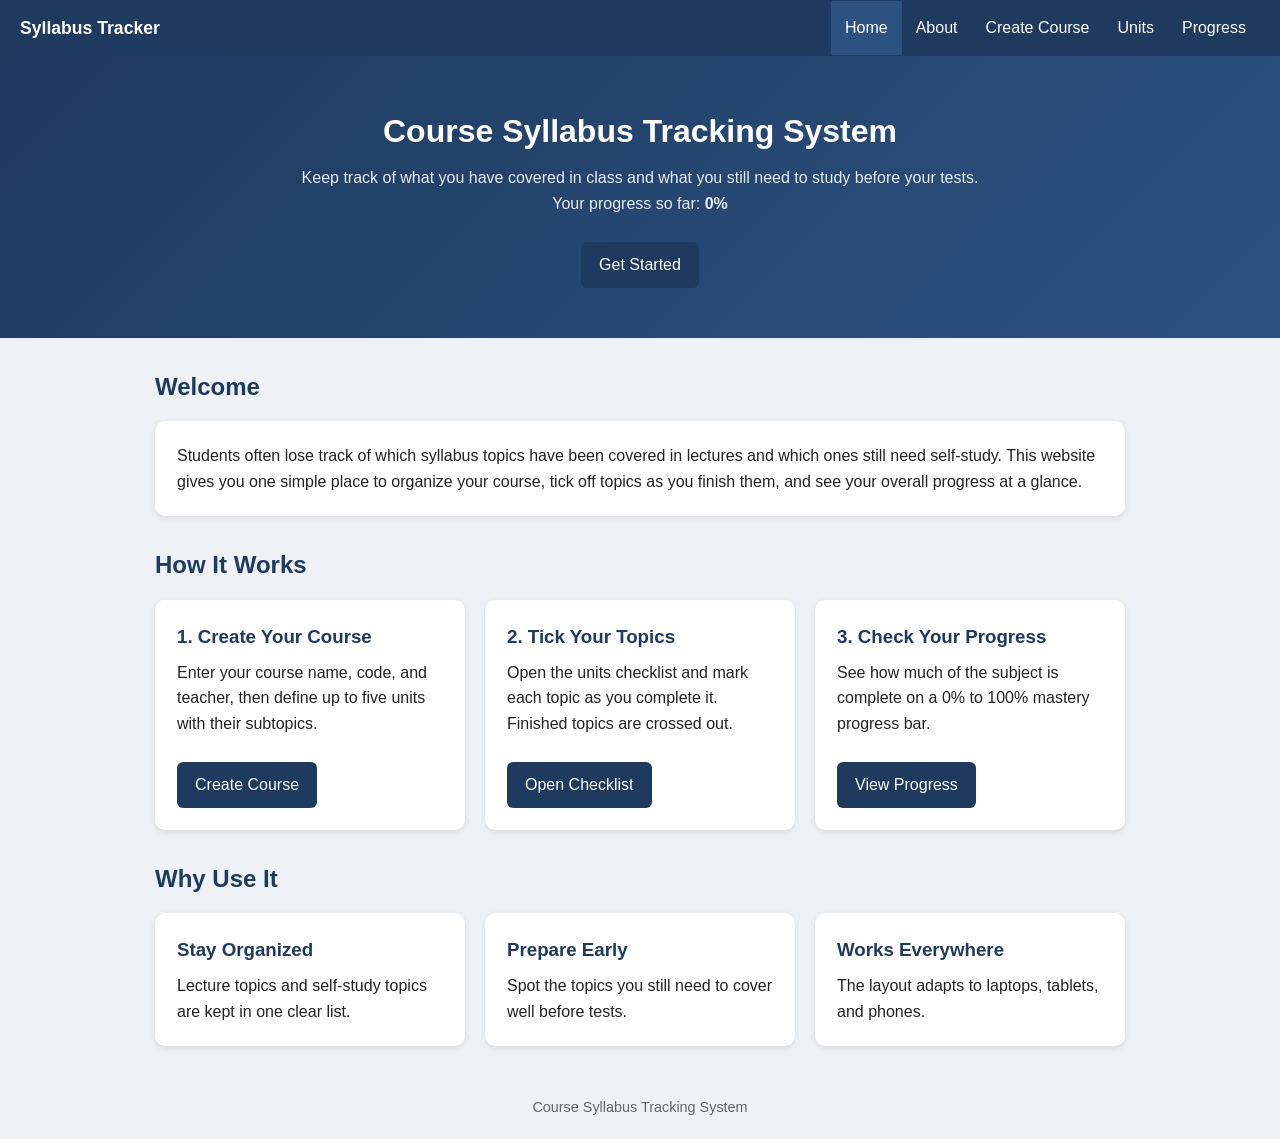
<file: index.html>
<!DOCTYPE html>
<html lang="en">
<head>
  <meta charset="UTF-8">
  <meta name="viewport" content="width=device-width, initial-scale=1.0">
  <title>Home | Course Syllabus Tracking System</title>
  <link rel="stylesheet" href="style.css">
</head>
<body>

<nav>
  <span class="brand">Syllabus Tracker</span>
<ul>
<li><a class="active" href="index.html">Home</a></li>
<li><a href="about.html">About</a></li>
<li><a href="create-course.html">Create Course</a></li>
<li><a href="units.html">Units</a></li>
<li><a href="progress.html">Progress</a></li>
</ul>
</nav>

 <header class="hero">
<h1>Course Syllabus Tracking System</h1>
  <p>Keep track of what you have covered in class and what you still need to study before your tests.</p>
  <p>Your progress so far: <strong id="home-progress">0%</strong></p>
    <br>
  <a class="btn" href="create-course.html">Get Started</a>
  </header>

<main>

<section>
<h2>Welcome</h2>
<div class="card">

<p>Students often lose track of which syllabus topics have been covered in lectures and
which ones still need self-study. This website gives you one simple place to organize
your course, tick off topics as you finish them, and see your overall progress at a glance.</p>

</div>
</section>

<section>
      
<h2>How It Works</h2>
<div class="grid">
<div class="card">
<h3>1. Create Your Course</h3>
<p>Enter your course name, code, and teacher, then define up to five units with their subtopics.</p>
<br><a class="btn" href="create-course.html">Create Course</a>
</div>


<div class="card">
<h3>2. Tick Your Topics</h3>
 <p>Open the units checklist and mark each topic as you complete it.
  Finished topics are crossed out.</p>
<br><a class="btn" href="units.html">Open Checklist</a>
</div>


<div class="card">
<h3>3. Check Your Progress</h3>
<p>See how much of the subject is complete on a 0% to 100% mastery progress bar.</p>
<br><a class="btn" href="progress.html">View Progress</a>
</div>
</div>
</section>


<section>
<h2>Why Use It</h2>
<div class="grid">
<div class="card">
<h3>Stay Organized</h3>
<p>Lecture topics and self-study topics are kept in one clear list.</p>
</div>


<div class="card">
<h3>Prepare Early</h3>
<p>Spot the topics you still need to cover well before tests.</p>
</div>


<div class="card">
<h3>Works Everywhere</h3>
<p>The layout adapts to laptops, tablets, and phones.</p>
</div>
</div>
</section>

</main>

  <footer>
    <p>Course Syllabus Tracking System</p>
  </footer>
  <script src="script.js"></script>
</body>
</html>
</file>
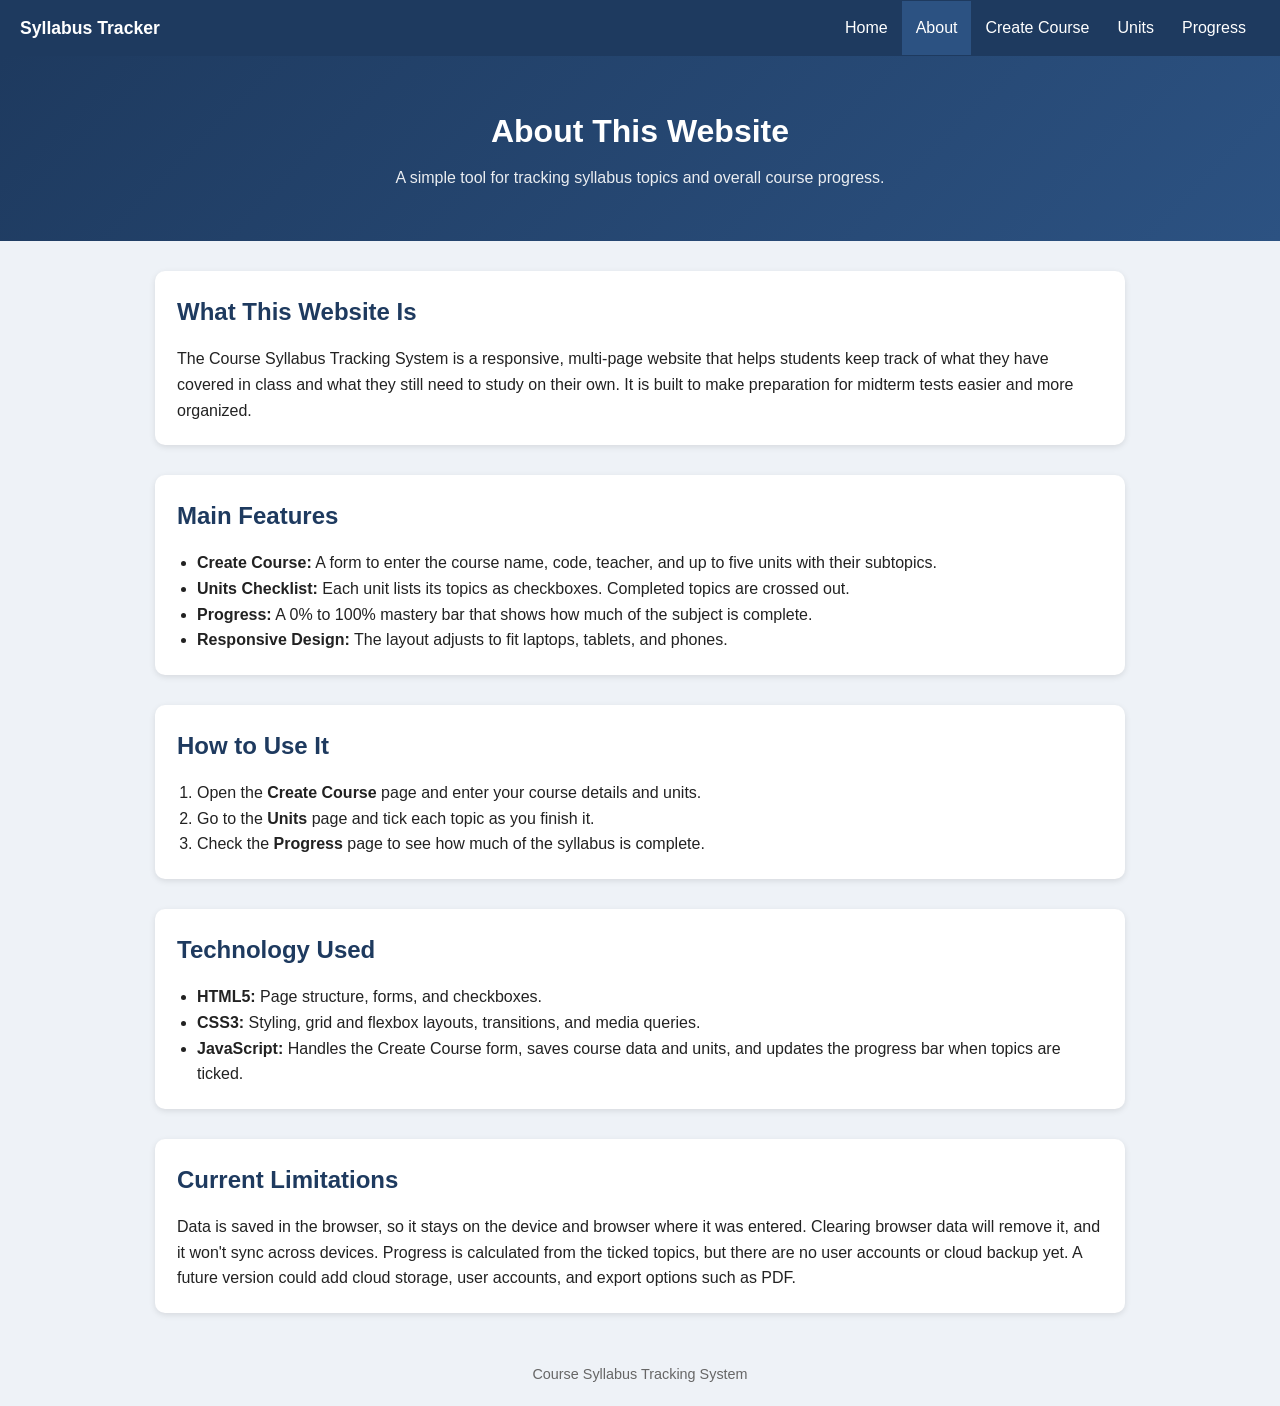
<file: about.html>
<!DOCTYPE html>
<html lang="en">
<head>
    <meta charset="UTF-8">
    <meta name="viewport" content="width=device-width, initial-scale=1.0">
    <title>About |Course Syllbus Tracking System</title>
    <link rel="stylesheet" href="style.css">
</head>
<body>
<nav>
    <span class="brand">Syllabus Tracker</span>
<ul>
<li><a href="index.html">Home</a></li>
<li><a class="active" href="about.html">About</a></li>
<li><a href="create-course.html">Create Course</a></li>
<li><a href="units.html">Units</a></li>
<li><a href="progress.html">Progress</a></li>
</ul>
</nav>

<header class="hero">
<h1>About This Website</h1>
<p>A simple tool for tracking syllabus topics and overall course progress.</p>

</header>

<main>

<section class="card">
<h2>What This Website Is</h2>
<p>The Course Syllabus Tracking System is a responsive, multi-page website that helps
students keep track of what they have covered in class and what they still need to
study on their own. It is built to make preparation for midterm tests easier and
more organized.
</p>
</section>

<section class="card">
<h2>Main Features</h2>
<ul style="padding-left: 20px;">
<li><strong>Create Course:</strong> A form to enter the course name, code, teacher, and up to five units with their subtopics.</li>
<li><strong>Units Checklist:</strong> Each unit lists its topics as checkboxes. Completed topics are crossed out.</li>
<li><strong>Progress:</strong> A 0% to 100% mastery bar that shows how much of the subject is complete.</li>
<li><strong>Responsive Design:</strong> The layout adjusts to fit laptops, tablets, and phones.</li>
</ul>
</section>

    
<section class="card" style="margin-top:20px;">
<h2>How to Use It</h2>
<ol style="padding-left:20px;">
<li>Open the <strong>Create Course</strong> page and enter your course details and units.</li>
<li>Go to the <strong>Units</strong> page and tick each topic as you finish it.</li>
<li>Check the <strong>Progress</strong> page to see how much of the syllabus is complete.</li>
</ol>
</section>

<section class="card" style="margin-top:20px;">
<h2>Technology Used</h2>
<ul style="padding-left:20px;">
<li><strong>HTML5:</strong> Page structure, forms, and checkboxes.</li>
<li><strong>CSS3:</strong> Styling, grid and flexbox layouts, transitions, and media queries.</li>
<li><strong>JavaScript:</strong> Handles the Create Course form, saves course data and units,
 and updates the progress bar when topics are ticked.</li>
</ul>
</section>

<section class="card" style="margin-top:20px;">
<h2>Current Limitations</h2>
<p>
Data is saved in the browser, so it stays on the device and browser where it was entered. 
Clearing browser data will remove it, and it won't sync across devices. 
Progress is calculated from the ticked topics, but there are no user accounts or cloud backup yet. 
A future version could add cloud storage, user accounts, and export options such as PDF.
</p>
</section>

</main>

<footer>
<p>Course Syllabus Tracking System</p>
</footer>

<script src="script.js"></script>

</body>
</html>
</file>
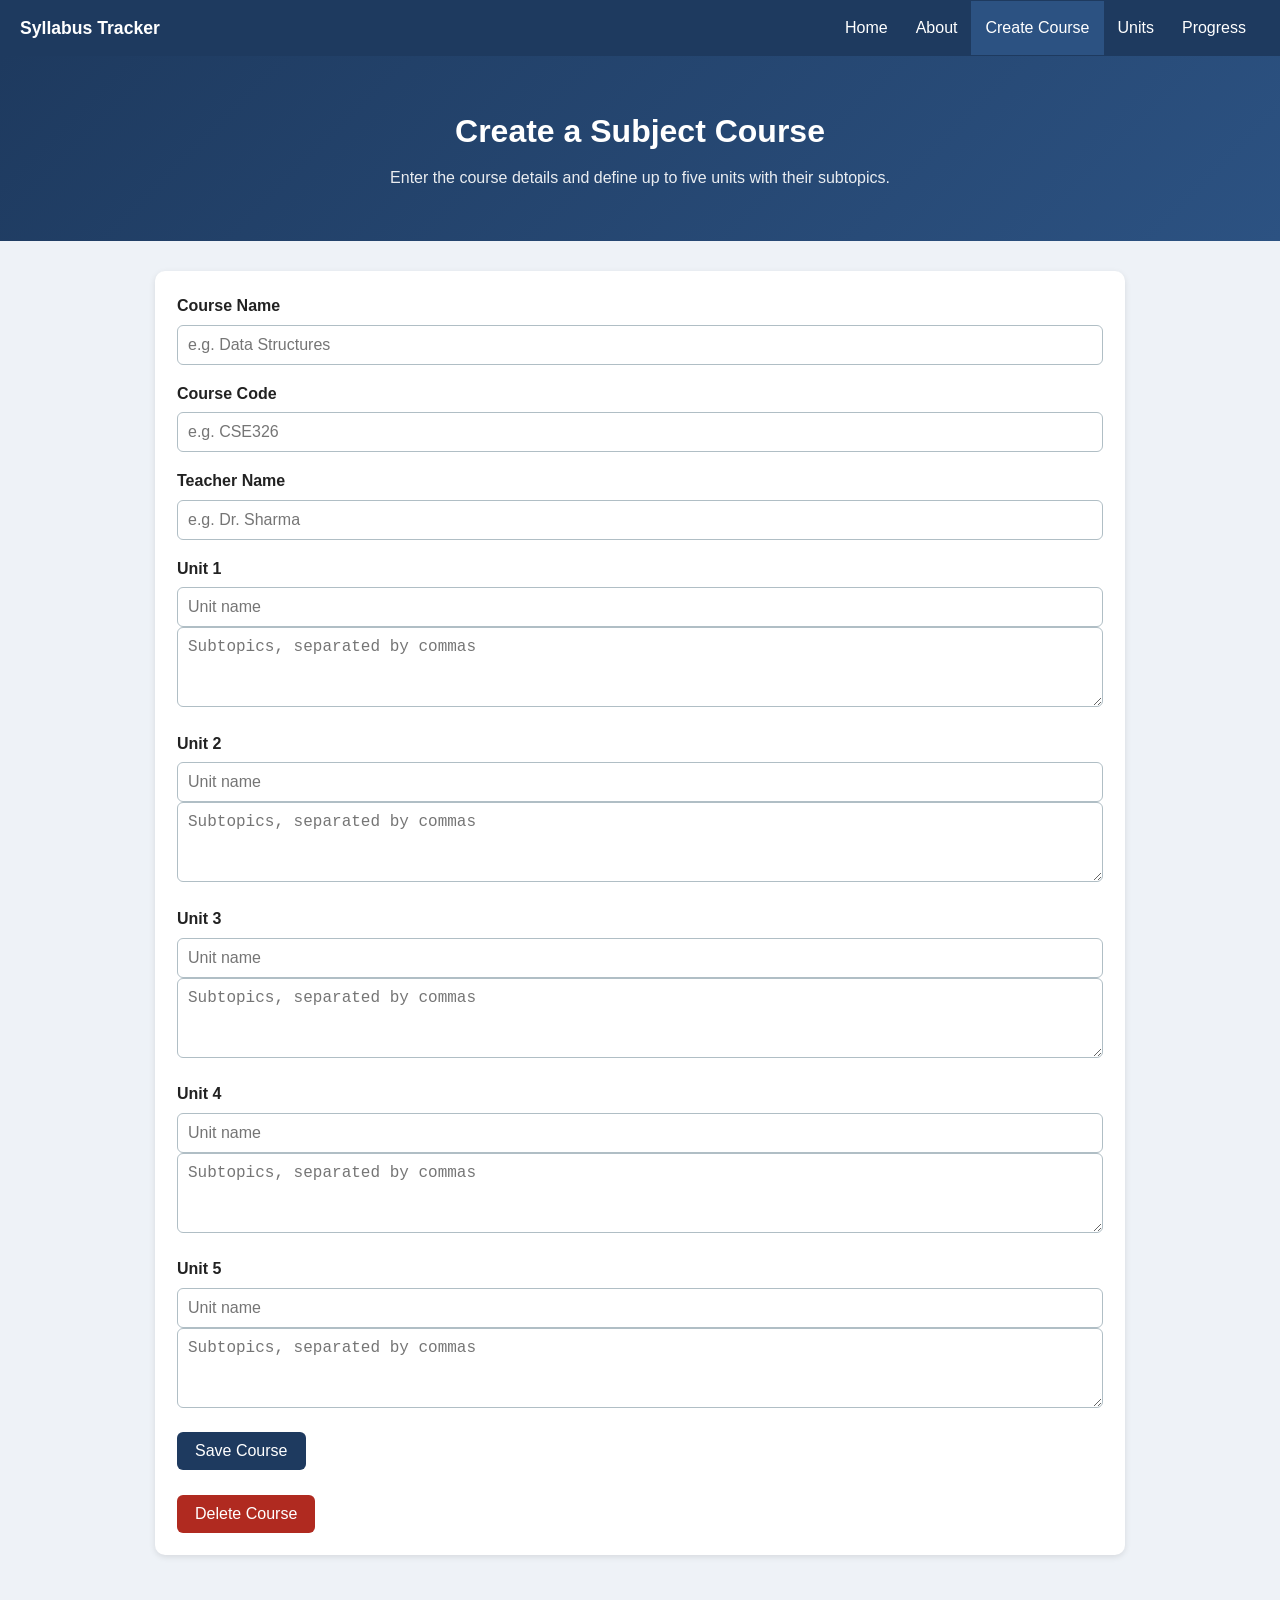
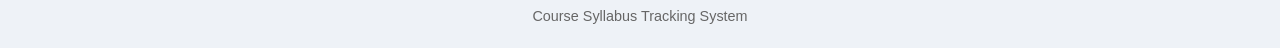
<file: create-course.html>
<!DOCTYPE html>
<html lang="en">
<head>
  <meta charset="UTF-8">
  <meta name="viewport" content="width=device-width, initial-scale=1.0">
  <title>Create Course | Course Syllabus Tracking System</title>
  <link rel="stylesheet" href="style.css">
</head>
<body>

<nav>
<span class="brand">Syllabus Tracker</span>
<ul>
<li><a href="index.html">Home</a></li>
<li><a href="about.html">About</a></li>
<li><a class="active" href="create-course.html">Create Course</a></li>
<li><a href="units.html">Units</a></li>
<li><a href="progress.html">Progress</a></li>
</ul>
</nav>

<header class="hero">
<h1>Create a Subject Course</h1>
<p>Enter the course details and define up to five units with their subtopics.</p>
</header>

<main>
<section class="card">
<div id="form-message"></div>

<form id="course-form">

<div class="form-group">
<label for="course-name">Course Name</label>
<input type="text" id="course-name" placeholder="e.g. Data Structures">
</div>

<div class="form-group">
<label for="course-code">Course Code</label>
<input type="text" id="course-code" placeholder="e.g. CSE326">
</div>

<div class="form-group">
<label for="teacher">Teacher Name</label>
<input type="text" id="teacher" placeholder="e.g. Dr. Sharma">
</div>

<div class="form-group">
<label for="unit1">Unit 1</label>
<input type="text" id="unit1" placeholder="Unit name">
<textarea id="subtopics1" placeholder="Subtopics, separated by commas"></textarea>
</div>

<div class="form-group">
<label for="unit2">Unit 2</label>
<input type="text" id="unit2" placeholder="Unit name">
<textarea id="subtopics2" placeholder="Subtopics, separated by commas"></textarea>
</div>

<div class="form-group">
<label for="unit3">Unit 3</label>
<input type="text" id="unit3" placeholder="Unit name">
<textarea id="subtopics3" placeholder="Subtopics, separated by commas"></textarea>
</div>

<div class="form-group">
<label for="unit4">Unit 4</label>
<input type="text" id="unit4" placeholder="Unit name">
<textarea id="subtopics4" placeholder="Subtopics, separated by commas"></textarea>
</div>

<div class="form-group">
<label for="unit5">Unit 5</label>
<input type="text" id="unit5" placeholder="Unit name">
<textarea id="subtopics5" placeholder="Subtopics, separated by commas"></textarea>
</div>

<button type="submit" class="btn">Save Course</button>
<br><br>
<button class="btn" id="delete-course-btn" type="button" style="background:#b02a20;">Delete Course</button>
</form>
</section>
</main>

<footer>
  <p>Course Syllabus Tracking System</p>
  </footer>

 <script src="script.js"></script>
</body>
</html>
</file>
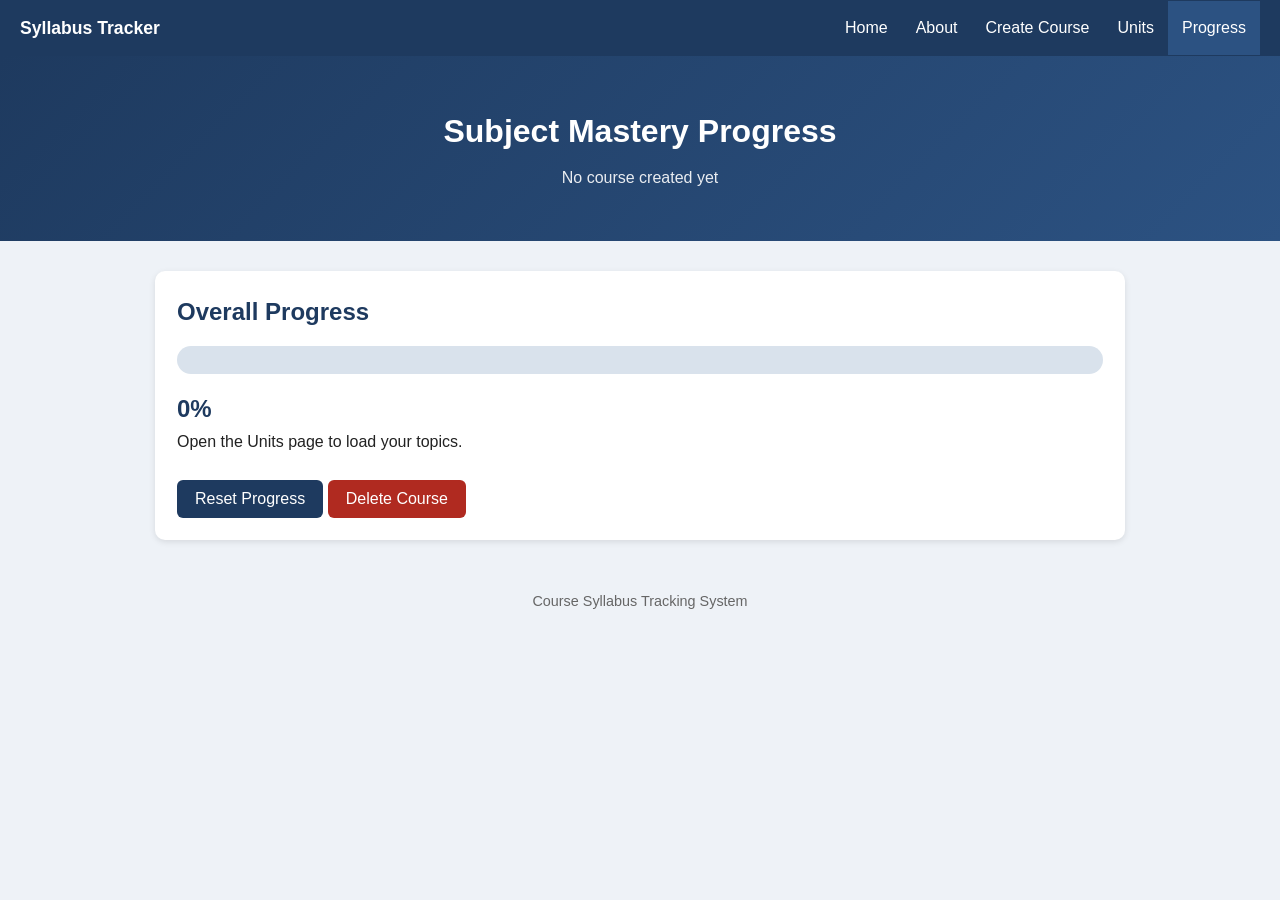
<file: progress.html>
<!DOCTYPE html>
<html lang="en">
<head>
  <meta charset="UTF-8">
  <meta name="viewport" content="width=device-width, initial-scale=1.0">
  <title>Progress | Course Syllabus Tracking System</title>
  <link rel="stylesheet" href="style.css">
</head>
<body>

<nav>
<span class="brand">Syllabus Tracker</span>
<ul>
<li><a href="index.html">Home</a></li>
<li><a href="about.html">About</a></li>
<li><a href="create-course.html">Create Course</a></li>
<li><a href="units.html">Units</a></li>
<li><a class="active" href="progress.html">Progress</a></li>
</ul>
</nav>

<header class="hero">
<h1>Subject Mastery Progress</h1>
<p id="course-name-display">No course created yet</p>
</header>

<main>
<section class="card">
<h2>Overall Progress</h2>

<div class="bar">
<div class="fill" id="fill"></div>
</div>

<p class="percent-text" id="percent">0%</p>
<p id="summary"></p>
<br>
<button class="btn" id="reset-btn" type="button">Reset Progress</button>
<button class="btn" id="delete-course-btn" type="button" style="background:#b02a20;">Delete Course</button>
</section>
</main>

  <footer>
  <p>Course Syllabus Tracking System</p>
  </footer>

<script src="script.js"></script>
</body>
</html>
</file>
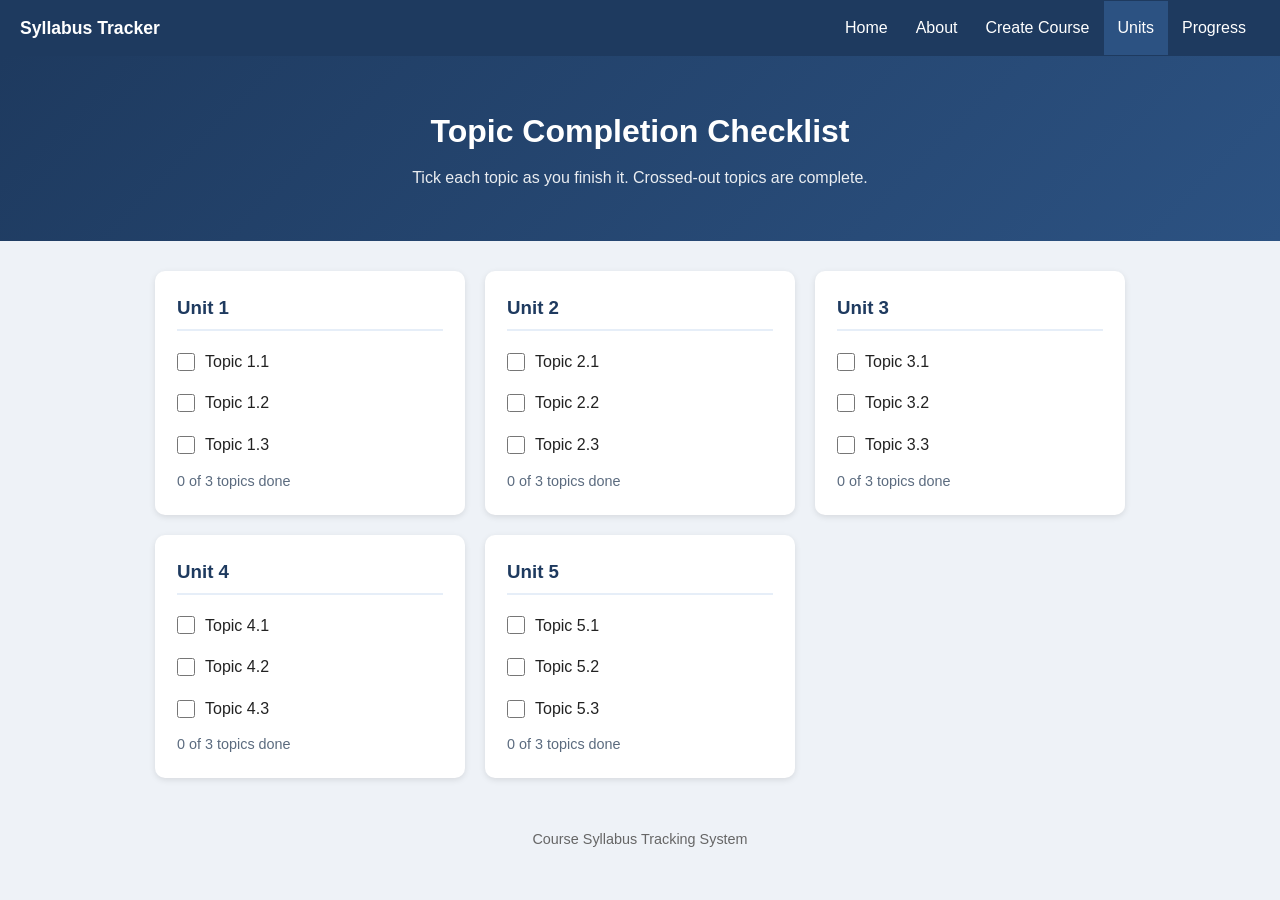
<file: units.html>
<!DOCTYPE html>
<html lang="en">
<head>
  <meta charset="UTF-8">
  <meta name="viewport" content="width=device-width, initial-scale=1.0">
  <title>Units | Course Syllabus Tracking System</title>
  <link rel="stylesheet" href="style.css">
</head>
<body>

<nav>
<span class="brand">Syllabus Tracker</span>
<ul>
<li><a href="index.html">Home</a></li>
<li><a href="about.html">About</a></li>
<li><a href="create-course.html">Create Course</a></li>
<li><a class="active" href="units.html">Units</a></li>
<li><a href="progress.html">Progress</a></li>
</ul>
</nav>

<header class="hero">
<h1>Topic Completion Checklist</h1>
<p>Tick each topic as you finish it. Crossed-out topics are complete.</p>
</header>

<main>
<section>

<div class="unit-grid" id="unit-grid">

<div class="card unit">
<h3>Unit 1</h3>
<div class="topic"><input type="checkbox" id="u0t0"><label for="u0t0">Topic 1.1</label></div>
<div class="topic"><input type="checkbox" id="u0t1"><label for="u0t1">Topic 1.2</label></div>
<div class="topic"><input type="checkbox" id="u0t2"><label for="u0t2">Topic 1.3</label></div>
</div>

<div class="card unit">
<h3>Unit 2</h3>
<div class="topic"><input type="checkbox" id="u1t0"><label for="u1t0">Topic 2.1</label></div>
<div class="topic"><input type="checkbox" id="u1t1"><label for="u1t1">Topic 2.2</label></div>
<div class="topic"><input type="checkbox" id="u1t2"><label for="u1t2">Topic 2.3</label></div>
</div>

<div class="card unit">
<h3>Unit 3</h3>
<div class="topic"><input type="checkbox" id="u2t0"><label for="u2t0">Topic 3.1</label></div>
<div class="topic"><input type="checkbox" id="u2t1"><label for="u2t1">Topic 3.2</label></div>
<div class="topic"><input type="checkbox" id="u2t2"><label for="u2t2">Topic 3.3</label></div>
</div>

<div class="card unit">
<h3>Unit 4</h3>
<div class="topic"><input type="checkbox" id="u3t0"><label for="u3t0">Topic 4.1</label></div>
<div class="topic"><input type="checkbox" id="u3t1"><label for="u3t1">Topic 4.2</label></div>
<div class="topic"><input type="checkbox" id="u3t2"><label for="u3t2">Topic 4.3</label></div>
</div>

<div class="card unit">
<h3>Unit 5</h3>
<div class="topic"><input type="checkbox" id="u4t0"><label for="u4t0">Topic 5.1</label></div>
<div class="topic"><input type="checkbox" id="u4t1"><label for="u4t1">Topic 5.2</label></div>
<div class="topic"><input type="checkbox" id="u4t2"><label for="u4t2">Topic 5.3</label></div>
</div>

</div>
</section>
</main>

  <footer>
  <p>Course Syllabus Tracking System</p>
  </footer>

  <script src="script.js"></script>
</body>
</html>
</file>
<file: style.css>
* { box-sizing: border-box; margin: 0; padding: 0; }

body {
  font-family: Arial, Helvetica, sans-serif;
  background: #eef2f7;
  color: #222;
  line-height: 1.6;
}


nav {
  background: #1e3a5f;
  padding: 0 20px;
  display: flex;
  flex-wrap: wrap;
  align-items: center;
  justify-content: space-between;
}
nav .brand { color: #fff; font-weight: bold; padding: 14px 0; font-size: 1.1rem; }
nav ul { list-style: none; display: flex; flex-wrap: wrap; }
nav a {
  display: block;
  color: #fff;
  text-decoration: none;
  padding: 14px 14px;
}
nav a:hover, nav a.active { background: #2c5282; }


header.hero {
  background: linear-gradient(135deg, #1e3a5f, #2c5282);
  color: #fff;
  text-align: center;
  padding: 50px 20px;
}
header.hero h1 { font-size: 2rem; margin-bottom: 8px; }
header.hero p  { opacity: 0.9; }

main { max-width: 1000px; margin: 30px auto; padding: 0 15px; }
section { margin-bottom: 30px; }
h2 { color: #1e3a5f; margin-bottom: 15px; }
h3 { color: #1e3a5f; margin-bottom: 8px; }

.card {
  background: #fff;
  border-radius: 10px;
  padding: 22px;
  box-shadow: 0 2px 6px rgba(0,0,0,0.1);
}

.grid {
  display: grid;
  grid-template-columns: repeat(auto-fit, minmax(240px, 1fr));
  gap: 20px;
}

.btn {
  display: inline-block;
  background: #1e3a5f;
  color: #fff;
  text-decoration: none;
  padding: 10px 18px;
  border-radius: 6px;
  border: none;
  font-size: 1rem;
  cursor: pointer;
}
.btn:hover { background: #2c5282; }

footer {
  text-align: center;
  padding: 20px;
  color: #666;
  font-size: 0.9rem;
}


.form-group { margin-bottom: 16px; }
.form-group label { display: block; font-weight: bold; margin-bottom: 6px; }
.form-group input,
.form-group select,
.form-group textarea {
  width: 100%;
  padding: 10px;
  border: 1px solid #b0bec5;
  border-radius: 6px;
  font-size: 1rem;
}
.form-group textarea { min-height: 80px; }


.unit-grid {
  display: grid;
  grid-template-columns: repeat(auto-fit, minmax(260px, 1fr));
  gap: 20px;
}
.unit h3 {
  border-bottom: 2px solid #e6eef8;
  padding-bottom: 6px;
  margin-bottom: 10px;
}
.topic {
  display: flex;
  align-items: center;
  gap: 10px;
  padding: 8px 0;
}
.topic input[type="checkbox"] {
  width: 18px;
  height: 18px;
  accent-color: #27ae60;
  cursor: pointer;
}
.topic label { cursor: pointer; }
.topic input:checked + label {
  text-decoration: line-through;
  color: #888;
}


.progress-card { position: relative; }
.progress-card input[type="radio"] {
  position: absolute;
  opacity: 0;
  pointer-events: none;
}
.bar {
  width: 100%;
  height: 28px;
  background: #d9e2ec;
  border-radius: 14px;
  overflow: hidden;
  margin: 10px 0 16px;
}
.fill {
  height: 100%;
  width: 0%;
  background: linear-gradient(90deg, #27ae60, #2ecc71);
  transition: width 0.4s ease;
}
#p0:checked ~ .bar .fill { width: 0%; }
#p1:checked ~ .bar .fill { width: 20%; }
#p2:checked ~ .bar .fill { width: 40%; }
#p3:checked ~ .bar .fill { width: 60%; }
#p4:checked ~ .bar .fill { width: 80%; }
#p5:checked ~ .bar .fill { width: 100%; }

.controls { display: flex; flex-wrap: wrap; gap: 10px; }
.controls label {
  padding: 8px 14px;
  border: 2px solid #1e3a5f;
  border-radius: 6px;
  color: #1e3a5f;
  font-weight: bold;
  cursor: pointer;
}
.controls label:hover { background: #e6eef8; }
#p0:checked ~ .controls label[for="p0"],
#p1:checked ~ .controls label[for="p1"],
#p2:checked ~ .controls label[for="p2"],
#p3:checked ~ .controls label[for="p3"],
#p4:checked ~ .controls label[for="p4"],
#p5:checked ~ .controls label[for="p5"] {
  background: #1e3a5f;
  color: #fff;
}


@media (max-width: 600px) {
  nav { justify-content: center; }
  nav .brand { width: 100%; text-align: center; }
  header.hero h1 { font-size: 1.5rem; }
  .controls label { flex: 1 1 45%; text-align: center; font-size: 0.9rem; }
}


.percent-text {
  font-size: 1.5rem;
  font-weight: bold;
  color: #1e3a5f;
  margin-top: 8px;
}

.unit-count {
  color: #5b6b7f;
  font-size: 0.9rem;
  margin-top: 4px;
}

.message {
  margin-bottom: 16px;
  padding: 12px;
  border-radius: 6px;
}
.message.success { background: #e6f7ed; color: #1e7b45; }
.message.error   { background: #fdecea; color: #b02a20; }
</file>
